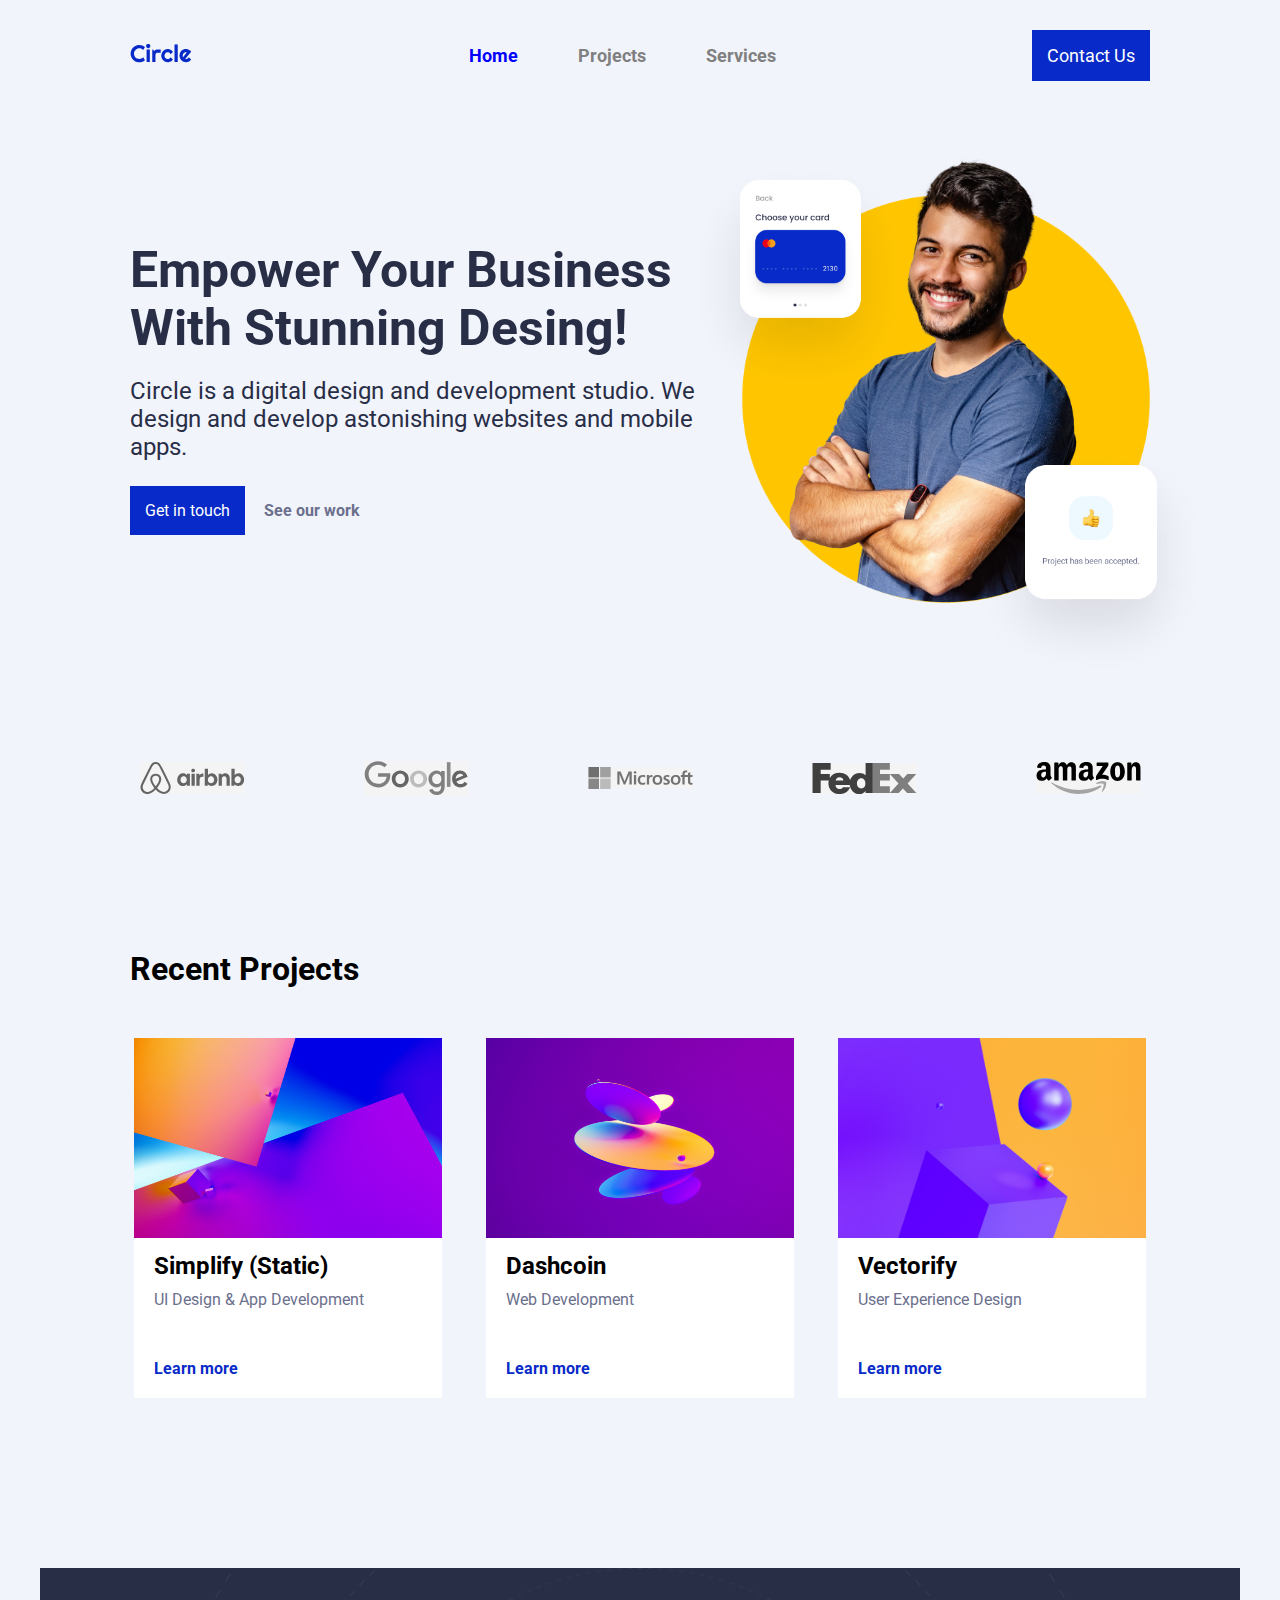
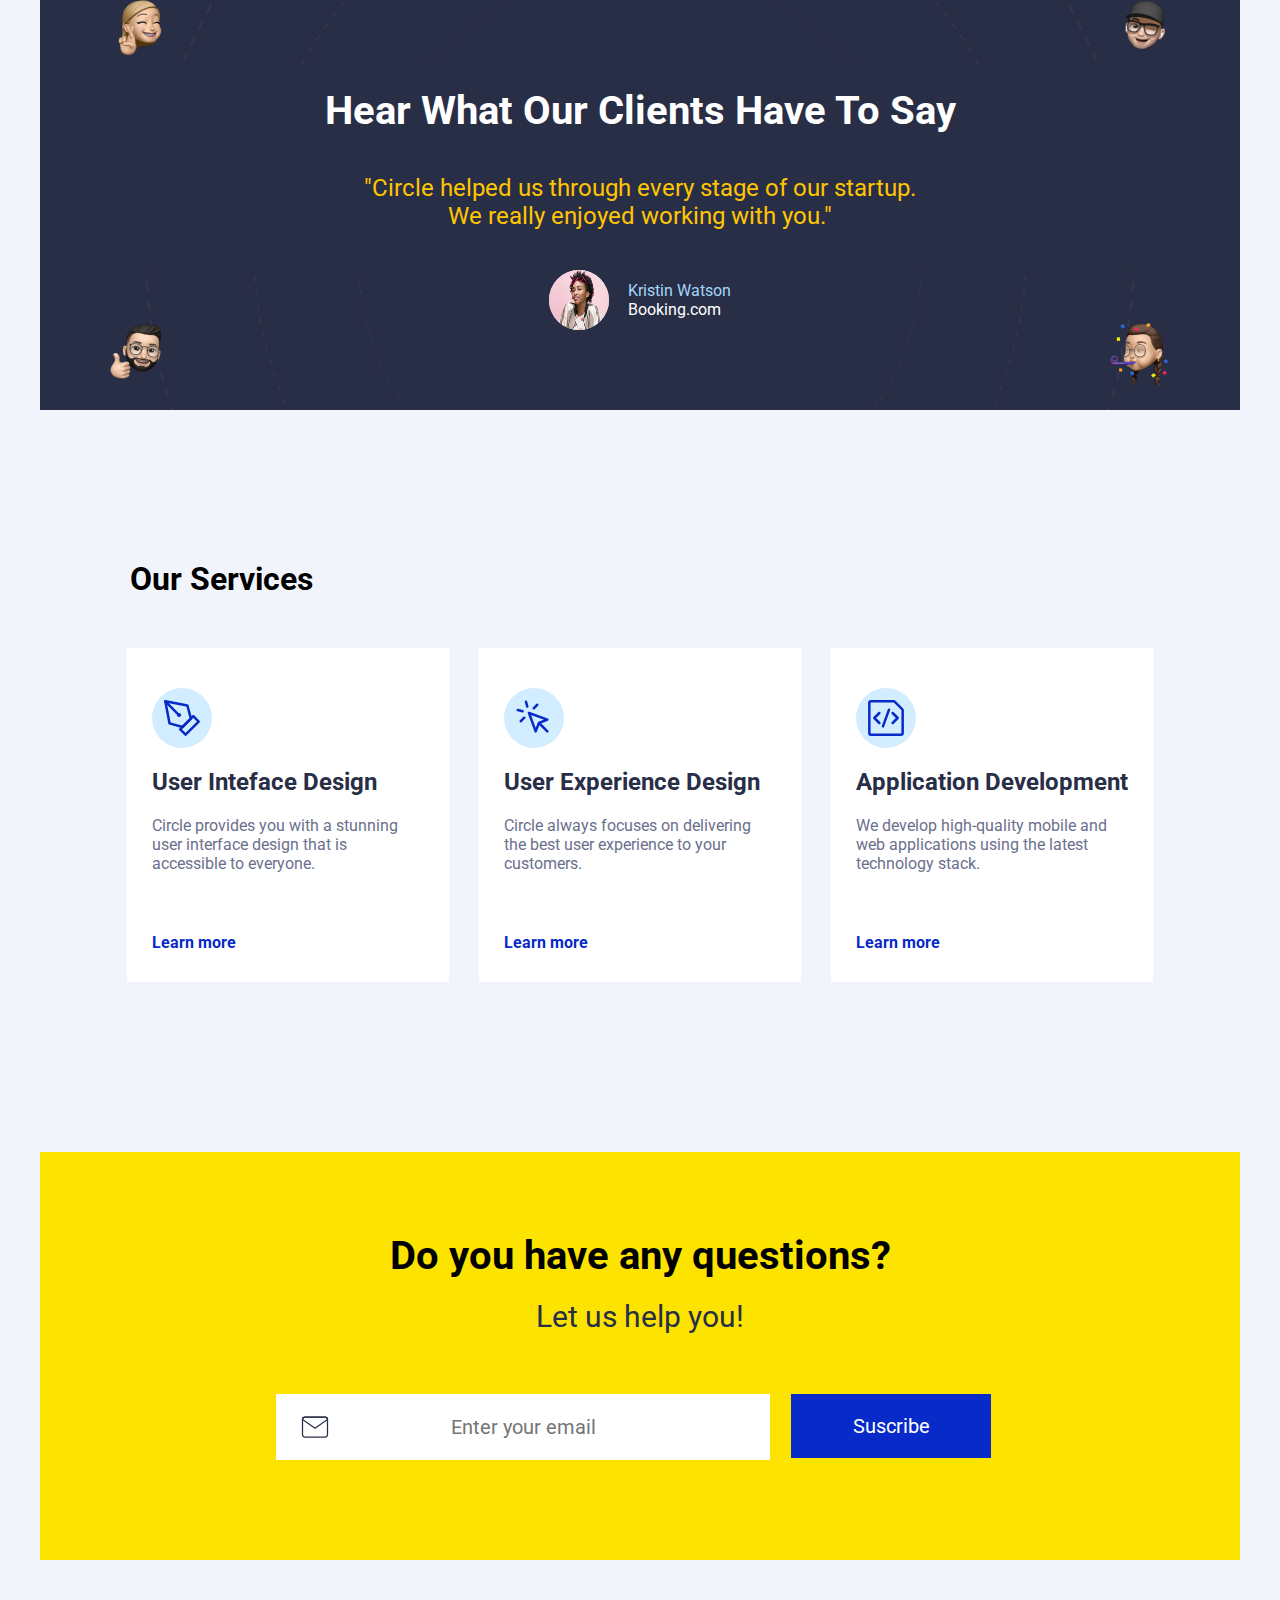
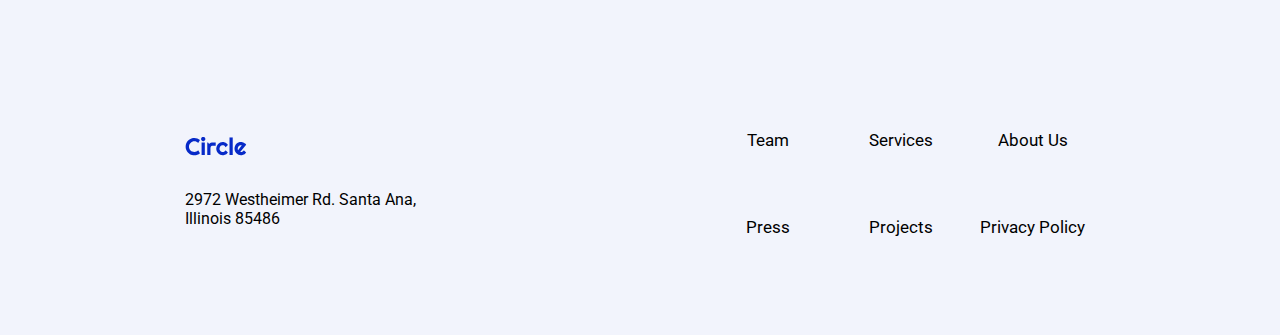
<file: index.html>
<!DOCTYPE html>
<html lang="en">
  <head>
    <meta charset="UTF-8" />
    <meta name="viewport" content="width=device-width, initial-scale=1.0" />
    <title>Circle Agency</title>
    <link rel="stylesheet" type="text/css" href="./css/global.css" />
    <link rel="stylesheet" type="text/css" href="./css/scroll.css" />
    <link rel="stylesheet" type="text/css" href="./css/index.css" />
    <link rel="stylesheet" type="text/css" href="./css/burger.css" />
    <link
      rel="stylesheet"
      type="text/css"
      href="https://cdnjs.cloudflare.com/ajax/libs/font-awesome/4.7.0/css/font-awesome.min.css"
    />
    <link rel="shortcut icon" type="image/x-icon" href="./assets/logos/favicon.ico">
  </head>

  <body>
    <header>
      <nav class="navbar">
        <a class='logo' href='/'>
          <img src="./assets/logos/circle.svg" alt="Circle Logo" />
        </a>
        <ul class="main-nav-desktop">
          <li>
            <a class='nav-links menu-selected blue' href='/'>Home</a>
          </li>
          <li>
            <a class='nav-links' href='/#projects'>Projects</a>
          </li>
          <li>
            <a class='nav-links' href='/#services'>Services</a>
          </li>
        </ul>
        <a class='btn capitalize' href='../pages/Contact.html' id='menuBtn'>Contact us</a
        >
        <div class="burger-menu">
          <div class="line"></div>
          <div class="line"></div>
          <div class="line"></div>
        </div>
      </nav>
      
      <ul class="main-nav">
        <li>
          <a class='nav-links menu-selected' href='/'>Home</a>
        </li>
        <li>
          <a class='nav-links' href='/#projects'>Projects</a>
        </li>
        <li>
          <a class='nav-links' href='/#services'>Services</a>
        </li>
      </ul>
    </header>

    <section class="hero">
      <div class="hero-content">
        <h1 class="capitalize">Empower your Business with stunning desing!</h1>
        <h3>
          Circle is a digital design and development studio. We design and
          develop astonishing websites and mobile apps.
        </h3>
        <div class="hero-content-buttons">
          <a class="btn" href="#newsletter">Get in touch</a>
          <a href="#projects">See our work</a>
        </div>
      </div>
      <div class="hero-images">
        <img
          class="img-hero"
          src="./assets/hero-section/hero-image.png"
          alt="Hero image"
        />
        <img
          class="img-card"
          src="./assets/hero-section/card-1.png"
          alt="Choose your credit card"
        />
        <img
          class="img-card img-card-botton"
          src="./assets/hero-section/card-2.png"
          alt="Project has been accepted card"
        />
      </div>
    </section>

    <section class="clients">
      <a href="https://www.airbnb.com" target="_blank">
        <img
          class="img-client"
          src="./assets/logos/airbnb-logo.svg"
          alt="airbnb logo"
        />
      </a>
      <a href="https://www.google.com" target="_blank">
        <img
          class="img-client"
          src="./assets/logos/google-logo.svg"
          alt="Google logo"
        />
      </a>
      <a href="https://www.microsoft.com" target="_blank">
        <img
          class="img-client"
          src="./assets/logos/microsoft-logo.svg"
          alt="Microsoft logo"
        />
      </a>
      <a href="https://www.fedex.com" target="_blank">
        <img
          class="img-client"
          src="./assets/logos/fedex-logo.svg"
          alt="FedEx logo"
        />
      </a>
      <a href="https://www.amazon.com" target="_blank">
        <img
          class="img-client"
          src="./assets/logos/amazon-logo.svg"
          alt="amazon logo"
        />
      </a>
    </section>

    <section id="projects" class="recent-projects" hidden>
      <h2 class="capitalize">Recent projects</h2>
      <div class="projects-container">
        <article class="project-card">
          <a class='project-wrapper' href='/pages/projects?id=1'>
            <img
              class="img-project"
              src="./assets/projects-section/1.jpg"
              alt="Project 1"
            />
            <div class="project-inner-card">
              <h4 class="project-title">Simplify (Static)</h4>
              <p class="project-description capitalize">
                UI design & App development
              </p>
              <a class='learn-more' href='/pages/projects?id=1'>Learn more</a
              >
            </div>
          </a>
        </article>
        <article class="project-card">
          <a class='project-wrapper' href='/pages/projects?id=2'>
            <img
              class="img-project"
              src="./assets/projects-section/2.jpg"
              alt="Project 2"
            />
            <div class="project-inner-card">
              <h4 class="project-title">Dashcoin</h4>
              <p class="project-description capitalize">Web development</p>
              <a class='learn-more' href='/pages/projects?id=2'>Learn more</a
              >
            </div>
          </a>
        </article>
        <article class="project-card">
          <a class='project-wrapper' href='/pages/projects?id=3'>
            <img
              class="img-project"
              src="./assets/projects-section/3.jpg"
              alt="Project 3"
            />
            <div class="project-inner-card">
              <h4 class="project-title">Vectorify</h4>
              <p class="project-description capitalize">
                User experience design
              </p>
              <a class='learn-more' href='/pages/projects?id=3'>Learn more</a
              >
            </div>
          </a>
        </article>
      </div>
    </section>

    <section class="testimonial">
      <div class="testimonial-memojis">
        <img
          class="testimonial-memoji1"
          src="./assets/testimonial-section/memoji-1.png"
          alt="Memoji 1"
        />
        <img
          class="testimonial-memoji2"
          src="./assets/testimonial-section/memoji-2.png"
          alt="Memoji 2"
        />
        <img
          class="testimonial-memoji3"
          src="./assets/testimonial-section/memoji-3.png"
          alt="Memoji 3"
        />
        <img
          class="testimonial-memoji4"
          src="./assets/testimonial-section/memoji-4.png"
          alt="Memoji 4"
        />
      </div>
      <div class="testimonial-text">
        <h3 class="capitalize">Hear what our clients have to say</h3>
        <p>
          "Circle helped us through every stage of our startup.
          <br />
          We really enjoyed working with you."
        </p>
      </div>
      <div class="testimonial-profile">
        <img
          class="testimonial-profile-img"
          src="./assets/testimonial-section/profile.png"
          alt="Kristin Watson profile image"
        />
        <div class="testimonial-profile-info">
          <p class="name">Kristin Watson</p>
          <p class="origin">Booking.com</p>
        </div>
      </div>
    </section>

    <section id="services" class="services">
      <h2 class="capitalize">Our services</h2>
      <div class="services-container">
        <article class="services-card">
          <div class="img-services">
            <img
              src="./assets/services-section/icons/1.svg"
              alt="User inteface design icon"
            />
          </div>
          <h4 class="capitalize">User inteface design</h4>
          <p>
            Circle provides you with a stunning user interface design that is
            accessible to everyone.
          </p>
          <a class="learn-more" href="#">Learn more</a>
        </article>
        <article class="services-card">
          <div class="img-services">
            <img
              src="./assets/services-section/icons/2.svg"
              alt="User experience design icon"
            />
          </div>
          <h4 class="capitalize">User experience design</h4>
          <p>
            Circle always focuses on delivering the best user experience to your
            customers.
          </p>
          <a class="learn-more" href="#">Learn more</a>
        </article>
        <article class="services-card">
          <div class="img-services">
            <img
              src="./assets/services-section/icons/3.svg"
              alt="Application development icon"
            />
          </div>
          <h4 class="capitalize">Application development</h4>
          <p>
            We develop high-quality mobile and web applications using the latest
            technology stack.
          </p>
          <a class="learn-more" href="#">Learn more</a>
        </article>
      </div>
    </section>

    <section class="newsletter" id="newsletter">
      <h2>Do you have any questions?</h2>
      <h3>Let us help you!</h3>
      <form action="">
        <input
          id="email"
          name="email"
          type="email"
          placeholder="Enter your email"
        />
        <a class='newsletter-suscribe' href='./pages/Contact.html'>
          <input type="button" value="Suscribe" />
        </a>
      </form>
    </section>

    <div className="scroll-to-top">
      <span
        class="fa fa-arrow-up btn-scroll btn-scroll-position btn-scroll-style"
      ></span>
    </div>

    <footer class="footer">
      <div class="address-info">
        <a class='address-info-logo' href='/'>
          <img src="./assets/logos/circle.svg" alt="Circle Logo" />
        </a>
        <p>
          2972 Westheimer Rd. Santa Ana,
          <br />
          Illinois 85486
        </p>
      </div>
      <ul class="sitemap">
        <li><a href="#">Team</a></li>
        <li><a href="#">Services</a></li>
        <li><a href="../pages/about.html">About Us</a></li>
        <li><a href="#">Press</a></li>
        <li><a href="#">Projects</a></li>
        <li><a href="../pages/Privacy-policy">Privacy Policy</a></li>
      </ul>
    </footer>

    <script src="./js/scroll.js"></script>
    <script src="./js/index.js"></script>
    <script src="./js/burger.js"></script>
  </body>
</html>
</file>
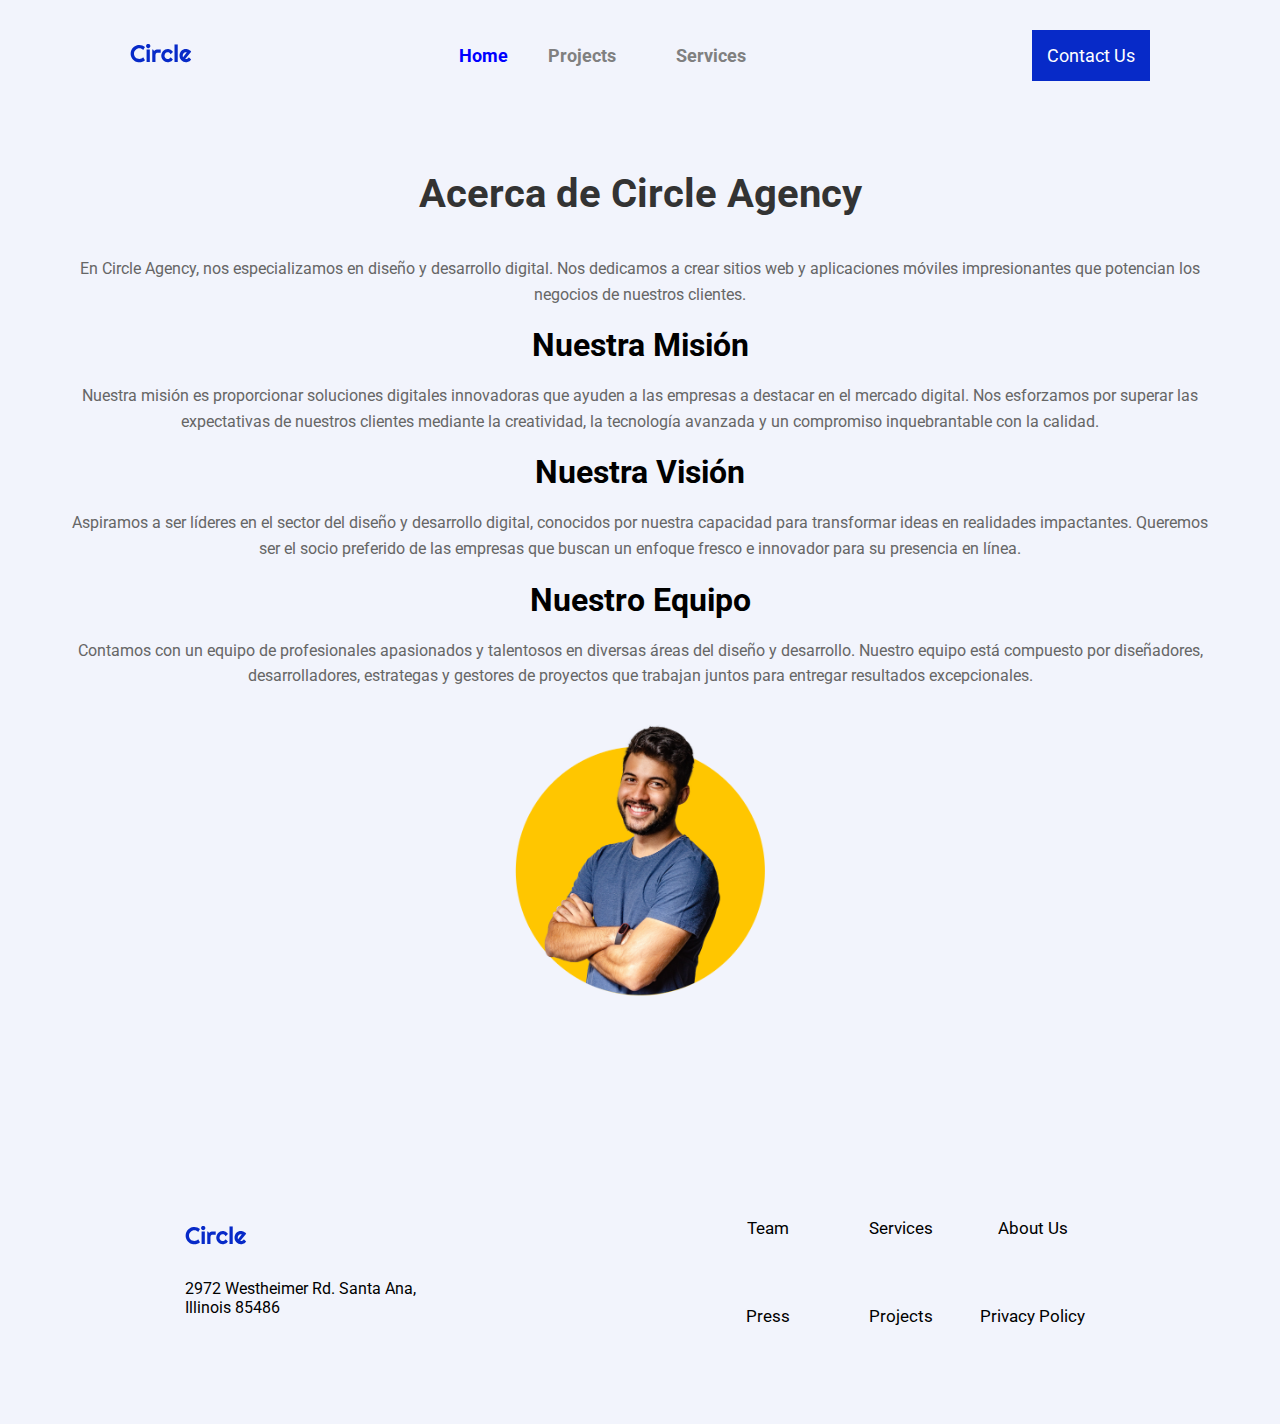
<file: pages/about.html>
<!DOCTYPE html>
<html lang="en">
<head>
  <meta charset="UTF-8">
  <meta name="viewport" content="width=device-width, initial-scale=1.0">
  <title>About Us - Circle Agency</title>
  <link rel="stylesheet" href="../css/global.css">
  <link rel="stylesheet" href="../css/about.css">
  <link rel="stylesheet" href="../css/index.css">
  <link rel="stylesheet" href="../css/burger.css">
  <link
    rel="stylesheet"
    href="https://cdnjs.cloudflare.com/ajax/libs/font-awesome/4.7.0/css/font-awesome.min.css"
  >
  <link rel="shortcut icon" type="image/x-icon" href="../assets/logos/favicon.ico">
</head>
<body>
  <header>
    <nav class="navbar">
      <a class="logo" href="/">
        <img src="../assets/logos/circle.svg" alt="Circle Logo">
      </a>
      <ul class="main-nav-desktop">
        <li>
          <a class="menu-selected blue" href="/">Home</a>
        </li>
        <li>
          <a class="nav-links" href="/index.html#projects">Projects</a>
        </li>
        <li>
          <a class="nav-links" href="/index.html#services">Services</a>
        </li>
      </ul>
      <a class="btn capitalize" href="../pages/Contact.html" id="menuBtn">Contact us</a>
      <div class="burger-menu">
        <div class="line"></div>
        <div class="line"></div>
        <div class="line"></div>
      </div>
    </nav>

    <ul class="main-nav">
      <li>
        <a class="nav-links menu-selected" href="/">Home</a>
      </li>
      <li>
        <a class="nav-links" href="/index.html#projects">Projects</a>
      </li>
      <li>
        <a class="nav-links" href="/index.html#services">Services</a>
      </li>
      <li>
        <a class="nav-links" href="../about.html">About Us</a>
      </li>
    </ul>
  </header>

  <section class="about">
    <div class="about-content">
        <h1>Acerca de Circle Agency</h1>
        <br>
        <p>
          En Circle Agency, nos especializamos en diseño y desarrollo digital. Nos dedicamos a crear sitios web y aplicaciones móviles impresionantes que potencian los negocios de nuestros clientes.
        </p>
        <br>
        <h2>Nuestra Misión</h2>
        <br>
        <p>
          Nuestra misión es proporcionar soluciones digitales innovadoras que ayuden a las empresas a destacar en el mercado digital. Nos esforzamos por superar las expectativas de nuestros clientes mediante la creatividad, la tecnología avanzada y un compromiso inquebrantable con la calidad.
        </p>
        <br>
        <h2>Nuestra Visión</h2>
        <br>
        <p>
          Aspiramos a ser líderes en el sector del diseño y desarrollo digital, conocidos por nuestra capacidad para transformar ideas en realidades impactantes. Queremos ser el socio preferido de las empresas que buscan un enfoque fresco e innovador para su presencia en línea.
        </p>
        <br>
        <h2>Nuestro Equipo</h2>
        <br>
        <p>
          Contamos con un equipo de profesionales apasionados y talentosos en diversas áreas del diseño y desarrollo. Nuestro equipo está compuesto por diseñadores, desarrolladores, estrategas y gestores de proyectos que trabajan juntos para entregar resultados excepcionales.
        </p>
      </div>
    <div class="about-images">
      <img src="../assets/hero-section/hero-image.png" alt="Our Office">
    </div>
  </section>

  <footer class="footer">
    <div class="address-info">
      <a class="address-info-logo" href="/">
        <img src="../assets/logos/circle.svg" alt="Circle Logo">
      </a>
      <p>
        2972 Westheimer Rd. Santa Ana,<br>
        Illinois 85486
      </p>
    </div>
    <ul class="sitemap">
      <li><a href="/index.html#projects">Team</a></li>
      <li><a href="/index.html#services">Services</a></li>
      <li><a href="../pages/about.html">About Us</a></li>
      <li><a href="/index.html#services">Press</a></li>
      <li><a href="/index.html#projects">Projects</a></li>
      <li><a href="../pages/Privacy-policy.html">Privacy Policy</a></li>
    </ul>
  </footer>

  <script src="../js/index.js"></script>
  <script src="../js/burger.js"></script>
</body>
</html>
</file>
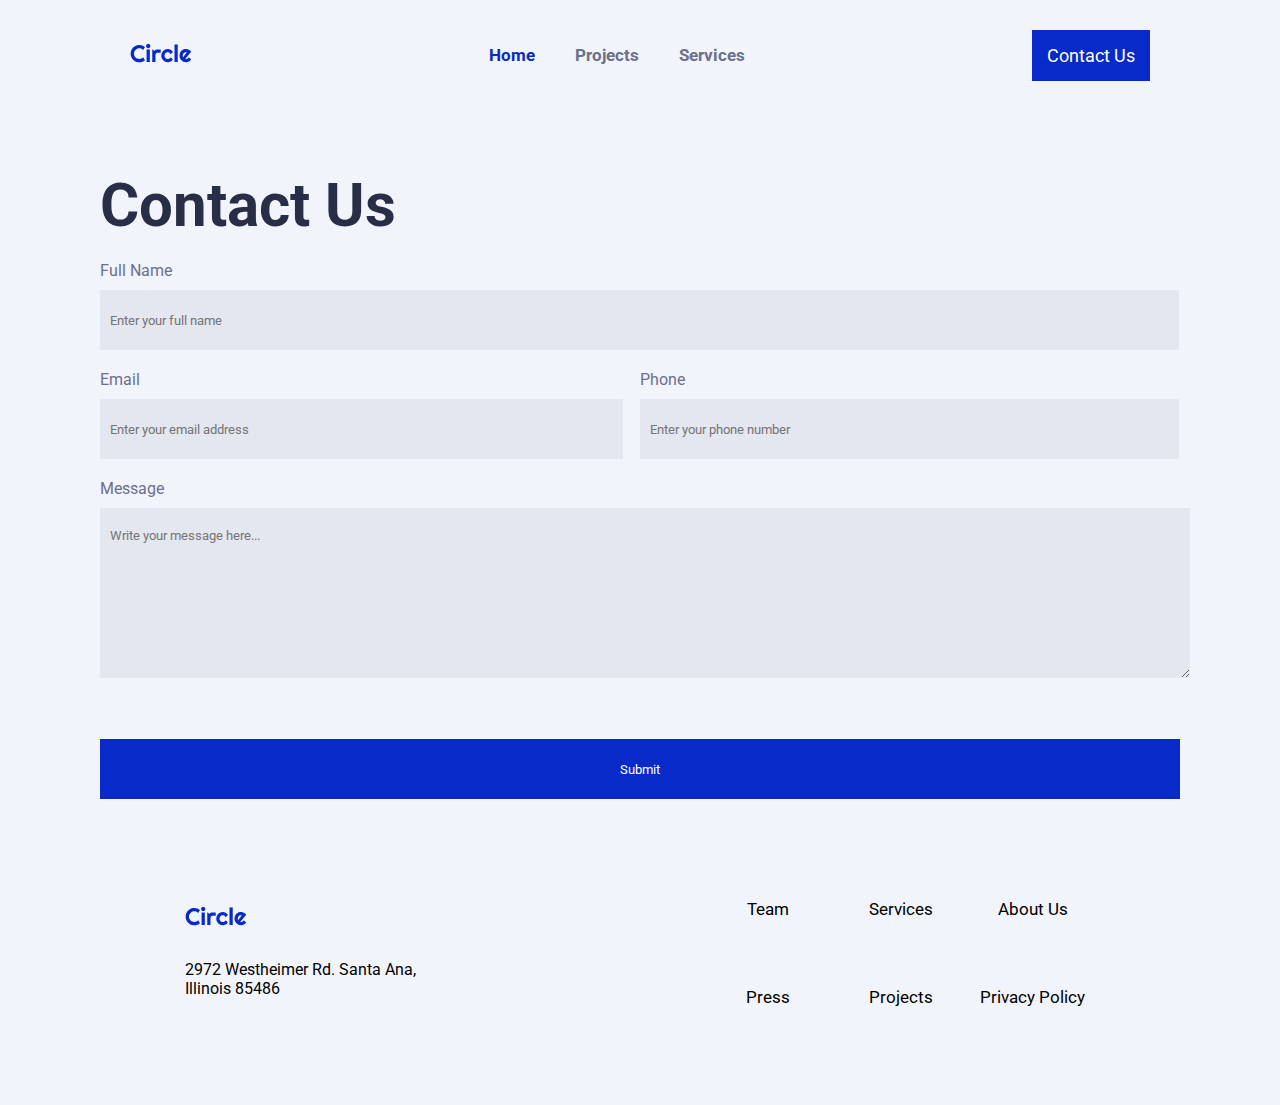
<file: pages/Contact.html>
<!DOCTYPE html>
<html lang="en">

<head>
    <meta charset="UTF-8">
    <meta name="viewport" content="width=device-width, initial-scale=1.0">
    <title>Circle Agency</title>
    <link rel="stylesheet" href="../css/global.css">
    <link rel="stylesheet" href="../css/contact.css">
    <link rel="stylesheet" type="text/css"
        href="https://cdnjs.cloudflare.com/ajax/libs/font-awesome/4.7.0/css/font-awesome.min.css">
        <link rel="shortcut icon" type="image/x-icon" href="../assets/logos/favicon.ico">
</head>

<body>
    <header>
        <nav class="navbar">
          <label class="navbar-toggle" id="js-navbar-toggle" for="chkToggle">
            <i class="fa fa-bars burger"></i>
          </label>
          <a class='logo' href='/'>
            <img src="../assets/logos/circle.svg" alt="Circle Logo" />
          </a>
          <input type="checkbox" id="chkToggle"></input>
          <ul class="main-nav">
            <li>
              <a class="nav-links menu-selected" href="/index.html">Home</a>
            </li>
            <li>
              <a class="nav-links" href="/index.html#projects">Projects</a>
            </li>
            <li>
              <a class="nav-links" href="/index.html#services">Services</a>
            </li>
          </ul>
          <a class="btn capitalize" id="menuBtn" href="./pages/contact.html">Contact us</a>
        </nav>
      </header>

    <form id="form-container" action="" method="get" class="formClass">
        <h1>Contact Us</h1>

        <div class="nameDiv">
            <label for="name">Full Name</label><br>
            <input type="text" placeholder="Enter your full name" name="name" id="name" onblur="validateName()"
                required>
            <p id="errorName" hidden class="errorForm">You must enter a name.</p>
        </div>
        <div class="emailAndPhone">
            <div>
                <label for="email">Email</label><br>
                <input type="email" name="email" id="email" placeholder="Enter your email address"
                    onblur="validateEmail()" required>
                <p id="errorEmail" hidden class="errorForm">Please, complete the field EMAIL</p>
            </div>
            <div>
                <label for="phone">Phone</label><br>
                <input type="tel" name="phone" id="phone" placeholder="Enter your phone number"
                    onblur="validatePhone()" required>
                <p id="errorPhone" hidden class="errorForm">You must enter your phone number</p>
            </div>
        </div>
        <div class="messageDiv">
            <label for="message">Message</label><br>
            <textarea name="message" id="message" cols="30" rows="10"
                placeholder="Write your message here..." onblur="validateMessage()" required></textarea>
                <p id="errorMessageUser" hidden class="errorForm">The message must be at least 5 characters</p>

        </div>
        <div class="buttonSubmit">
            <button type="button" onclick="sendForm()" id="submitForm">Submit</button>
            <p class="errorForm" id="errorSubmit" hidden>Please check the required fields</p>
        </div>
    </form>

    <footer class="footer">
        <div class="address-info">
            <a class='address-info-logo' href='/'>
                <img src="../assets/logos/circle.svg" alt="Circle Logo" />
            </a>
            <p>
                2972 Westheimer Rd. Santa Ana,
                <br>
                Illinois 85486
            </p>
        </div>
        <ul class="sitemap">
            <li><a href="/index.html#projects">Team</a></li>
            <li><a href="/index.html#services">Services</a></li>
            <li><a href="../pages/about.html">About Us</a></li>
            <li><a href="/index.html#services">Press</a></li>
            <li><a href="/index.html#projects">Projects</a></li>
            <li><a href="../pages/Privacy-policy.html">Privacy Policy</a></li>
          </ul>
    </footer>
    <script src="../js/contact.js"></script>
</body>

</html>
</file>
<file: css/global.css>
/* --- GLOBAL VARIABLES --- */

@import url("https://fonts.googleapis.com/css2?family=Roboto:wght@400;700&display=swap");

:root {
  --Primary: #072ac8;
  --PrimaryLight: #a2d6f9;
  --PrimaryLighter: #d1edff;
  --SecondaryLight: #fce300;
  --SecondaryDark: #ffc600;
  --NeutralLight: #f4f6fc;
  --NeutralMedium: #6b708d;
  --NeutralDark: #292e47;
  --Wrong: #b33a3a;
  --Right: #28a428;
  --White: #fff;
  --Black: #000;
  --Background: #f2f4fc;
}

html,
body {
  text-align: center;
  scroll-behavior: smooth;
  overflow-x: hidden;
}

* {
  margin: 0 auto;
  padding: 0;
  background: var(--Background);
  font-family: "Roboto", sans-serif;
  max-width: 1200px;
}

/* Base Style */

a {
  text-decoration: none;
  color: var(--NeutralMedium);
  font-weight: bold;
}

h1 {
  font-size: 40px;
  font-weight: 700;
  margin-bottom: 20px;
  color: var(--NeutralDark);
}

h2 {
  font-size: 32px;
}

h3 {
  font-size: 20px;
  color: var(--NeutralDark);
  font-weight: normal;
  margin-bottom: 40px;
}

h4 {
  font-size: 24px;
  color: var(--NeutralDark);
}

.capitalize {
  text-transform: capitalize;
}

/* Header */

header * {
  box-sizing: border-box;
  padding: 0;
  margin: 0;
}

.menu-selected {
  color: var(--Primary);
}

.navbar {
  margin: 30px auto;
  width: 85%;
  display: flex;
  font-size: 18px;
  margin-top: 20px;
  padding-bottom: 10px;
  flex-direction: row;
  align-items: center;
  flex-wrap: nowrap;
  justify-content: space-between;
}

.main-nav {
  display: none;
  list-style-type: none;
  color: var(--NeutralMedium);
  font-family: "Roboto";
  font-size: 17px;
  font-weight: 500;
  line-height: 22px;
}

.nav-links,
.logo {
  text-decoration: none;
}

.nav-links:hover {
  color: var(--Primary);
  text-decoration: underline;
}

.main-nav li {
  text-align: center;
  margin: 15px auto;
}

.navbar a.btn {
  background-color: var(--Primary);
  color: var(--White);
  padding: 15px;
  font-weight: normal;
}

.navbar-toggle {
  position: absolute;
  top: 10px;
  right: 20px;
  cursor: pointer;
  color: rgba(255, 255, 255, 0.8);
  font-size: 24px;
}

#chkToggle {
  display: none;
}

#menuBtn:hover {
  color: var(--SecondaryDark);
}

#chkToggle:checked + ul.main-nav,
#chkToggle:checked + a.btn {
  display: block;
}

/* Newsletter */
.newsletter {
  padding: 40px 20px;
  margin: 5%;
}

.newsletter h2 {
  margin-bottom: 20px;
}

.newsletter,
.newsletter h2,
.newsletter h3,
.newsletter form {
  background-color: var(--SecondaryLight);
}

.newsletter form {
  width: 70%;
}

.newsletter input {
  background-color: var(--White);
  border: none;
  padding: 20px;
  font-size: 18px;
  display: block;
  margin: 20px auto;
}

.newsletter input[type="email"] {
  background-image: url("../assets/newsletter/icon/mail.svg");
  background-repeat: no-repeat;
  background-position: 5%;
  border: 1px solid var(--White);
  text-align: center;
  width: 90%;
}

.newsletter input[type="email"]:hover {
  border: 1px solid var(--Black);
}

.newsletter input[type="button"] {
  background-color: var(--Primary);
  color: var(--White);
}

.newsletter input[type="button"]:hover {
  cursor: pointer;
  color: var(--SecondaryDark);
}


@media (min-width: 768px) {
  .newsletter {
    margin: 40px auto;
    padding: 80px;
    -top: 40px;
  }

  .newsletter form {
    display: grid;
    gap: 55px;
    grid-template-columns: 2fr 1fr;
  }

  .newsletter h2 {
    font-size: 40px;
  }

  .newsletter h3 {
    font-size: 30px;
  }

  .newsletter input {
    font-size: 20px;
  }

  .newsletter input[type="email"] {
    width: 100%;
  }

  .newsletter-suscribe {
    background-color: var(--SecondaryLight);
  }

  .newsletter-suscribe,
  .newsletter input[type="button"] {
    width: 160px;
  }
}



.footer {
  margin-bottom: 50px;
}

.footer p,
.footer a {
  color: var(--neutralMedium);
  font-weight: normal;
}

.address-info p {
  margin: 20px 0;
}

.sitemap {
  display: grid;
  grid-template-columns: repeat(3, 1fr);
  font-size: 17px;
  list-style: none;
}

.sitemap li {
  margin: 20px 0;
}

.sitemap a:hover {
  color: var(--Primary);
  text-decoration: underline;
}

.address-info-logo {
  text-align: left;
}

/* Responsive */

@media (min-width: 992px) {
  .newsletter form {
    gap: 50px;
  }

  .newsletter-suscribe,
  .newsletter input[type="button"] {
    width: 200px;
  }
}

@media screen and (min-width: 768px) {
  .navbar {
    display: flex;
    justify-content: space-between;
    padding-bottom: 0;
    height: 70px;
    align-items: center;
  }

  #chkToggle:checked + ul.main-nav,
  #chkToggle:checked + a.btn {
    display: flex;
  }

  .main-nav {
    display: flex;
    margin-right: 30px;
    flex-direction: row;
    justify-content: flex-end;
  }

  .main-nav li {
    margin: 0;
  }

  .nav-links {
    margin-left: 40px;
  }

  .navbar-toggle {
    display: none;
  }

  .nav-links:hover {
    color: var(--Primary);
  }

  #menuBtn {
    margin-top: 0;
  }

  .footer {
    display: flex;
    align-items: center;
    justify-content: space-between;
    height: 100%;
  }

  .footer .logo {
    margin-bottom: 20px;
  }

  .footer p {
    text-align: left;
  }

  .address-info p {
    margin: 30px 0;
  }

  .address-info {
    text-align: left;
  }

  .sitemap {
    display: flex;
    flex-wrap: wrap;
    justify-content: space-between;
  }

  .sitemap li {
    flex: 0 32%;
    height: 60px;
    margin-bottom: 2%;
  }
}
</file>
<file: css/scroll.css>
.scroll-to-top {
  position: relative;
}

.btn-scroll-position {
  position: fixed;
  bottom: 40px;
  right: 25px;
  z-index: 20;
}

.btn-scroll-style {
  background-color: var(--NeutralMedium);
  border: 2px solid var(--White);
  border-radius: 50%;
  height: 50px;
  width: 50px;
  color: var(--White);
  cursor: pointer;
  animation: movebtn 3s ease-in-out infinite;
  box-shadow: 0 2px 5px rgba(000, 000, 000, .3);
  transition: all 0.5s ease-in-out;
  font-size: 30px !important;
  line-height: 45px !important;
  display: flex;
  justify-content: center;
  align-items: center;
  visibility: hidden;
}

.icon-style:hover {
  animation: none;
  background: var(--White);
  color: var(--NeutralMedium);
  border: 2px solid var(--NeutralMedium);
}

@keyframes movebtn {
  0% {
    transform: translateY(0px);
  }
  25% {
    transform: translateY(20px);
  }
  50% {
    transform: translateY(0px);
  }
  75% {
    transform: translateY(-20px);
  }
  100% {
    transform: translateY(0px);
  }
}

@media (min-width: 992px) {
  .btn-scroll-style {
      height: 55px;
      width: 55px;
      line-height: 50px !important;
  }
}
</file>
<file: css/index.css>
section {
    margin-bottom: 150px !important;
  }
  
  .hero-content {
    text-align: left;
    margin-bottom: 50px;
  }
  
  .hero-content div.hero-content-buttons {
    margin: 0;
  }
  
  .hero {
    margin: 60px auto;
    max-width: 85%;
  }
  
  .hero-content-buttons a:hover {
    color: var(--Primary);
    text-decoration: underline;
  }
  
  .hero-content a.btn:hover {
    color: var(--SecondaryDark);
    text-decoration: none;
  }
  
  .btn {
    background-color: var(--Primary);
    color: var(--White);
    display: inline;
    margin-top: 30px;
  }
  
  .btn a {
    background-color: var(--Primary);
    color: var(--White);
    padding: 15px;
    font-weight: normal;
  }
  
  .hero div.hero-content-buttons a {
    padding: 15px;
  }
  
  .hero div.hero-content-buttons a.btn {
    font-weight: normal;
  }
  
  .hero-images {
    position: relative;
  }
  
  .img-hero {
    width: 600px;
    max-width: 100%;
  }
  
  .img-card {
    max-width: 250px;
    position: absolute;
    top: 0%;
    left: -15%;
    background-color: rgba(0, 0, 0, 0);
    display: none;
  }
  
  .img-card-botton {
    top: auto;
    left: auto;
    right: -15%;
    bottom: -15%;
  }
  
  /* Clients */
  
  .clients {
    display: flex;
    justify-content: space-between;
    align-items: center;
    gap: 40px;
  }
  
  .img-client {
    width: 105px;
    margin: 0 auto;
    filter: grayscale(1);
    transition: all 0.4s ease-in-out;
  }
  
  .img-client:hover {
    filter: grayscale(0);
    width: 150px;
    transition: all 0.4s ease-in-out;
  }
  
  /* Projects */
  
  .recent-projects {
    margin-top: 50px;
  }
  
  .recent-projects h2 {
    margin: 30px;
    text-align: left;
  }
  
  .project-card,
  .project-card h4,
  .project-card p,
  .project-card a {
    background-color: var(--White);
    text-align: left;
    color: var(--Black);
  }
  
  .project-card {
    margin: 20px auto;
    padding-bottom: 10px;
    width: 80%;
  }
  
  .project-card:hover,
  .services-card:hover {
    box-shadow: 10px 5px 5px var(--NeutralMedium);
  }
  
  .project-text {
    background-color: var(--White);
  }
  
  .project-card h4,
  .project-card p,
  .project-card a {
    margin: 10px 0;
  }
  
  .project-card h4,
  .project-card p,
  .project-card .learn-more {
    padding-left: 10px;
  }
  
  .project-card p {
    color: var(--NeutralMedium);
    font-weight: normal;
    margin-bottom: 50px;
  }
  
  .project-card a {
    color: var(--Primary);
  }
  
  .project-card img {
    display: inline;
    width: 100%;
    height: 200px;
  }
  
  .learn-more {
    margin-top: 50px;
    color: var(--Primary);
  }
  
  .learn-more:hover {
    cursor: pointer;
    text-decoration: underline;
  }
  
  .project-inner-card {
    background-color: var(--White);
    margin: 10px;
  }
  
  /* Testimonial */
  
  .testimonial {
    background-color: var(--NeutralDark);
    background-image: url("../assets/testimonial-section/orbit.png");
    background-size: cover;
    background-repeat: no-repeat;
    position: relative;
    padding: 80px 0;
    margin: 5%;
    text-align: center;
  }
  
  .testimonial-memojis {
    background-color: rgba(0, 0, 0, 0);
    display: none;
  }
  
  .testimonial-memojis img {
    max-width: 75px;
    background-color: rgba(0, 0, 0, 0);
    position: absolute;
  }
  
  .testimonial-memoji1 {
    top: 5%;
    left: 5%;
    right: auto;
    bottom: auto;
  }
  
  .testimonial-memoji2 {
    top: 5%;
    left: auto;
    right: 5%;
    bottom: auto;
  }
  
  .testimonial-memoji3 {
    top: auto;
    left: 5%;
    right: auto;
    bottom: 5%;
  }
  
  .testimonial-memoji4 {
    top: auto;
    left: auto;
    right: 5%;
    bottom: 5%;
  }
  
  .testimonial-text {
    background-color: var(--NeutralDark);
    padding: 20px;
  }
  
  .testimonial-text h3 {
    color: var(--White);
    background-color: var(--NeutralDark);
    font-weight: bold;
    font-size: 30px;
  }
  
  .testimonial-text p {
    background-color: var(--NeutralDark);
    color: var(--SecondaryDark);
    font-size: 16px;
  }
  
  .testimonial-profile {
    background-color: var(--NeutralDark);
    display: flex;
    align-items: center;
    max-width: 200px;
  }
  
  .testimonial-profile-info,
  .testimonial-profile-info p.name,
  .testimonial-profile-info p.origin {
    background-color: var(--NeutralDark);
    text-align: left;
  }
  
  .testimonial-profile-info p.name {
    color: var(--PrimaryLight);
  }
  
  .testimonial-profile-info p.origin {
    color: var(--White);
  }
  
  .testimonial-profile-img {
    width: 60px;
    height: 60px;
    border-radius: 50%;
  }
  
  /* Services */
  
  .services h2 {
    margin: 30px;
    text-align: left;
  }
  
  .services-card,
  .services-card h4,
  .services-card p,
  .services-card a {
    background-color: var(--White);
    text-align: left;
    padding: 10px;
  }
  
  .services-card p {
    color: var(--NeutralMedium);
    margin-bottom: 50px;
  }
  
  .services-card {
    margin: 20px auto;
    padding: 30px 15px;
    width: 80%;
  }
  
  .img-services {
    background-color: var(--PrimaryLighter);
    border-radius: 50%;
    padding: 10px;
    margin: 10px;
    width: 40px;
    height: 40px;
  }
  
  .img-services img {
    background-color: var(--PrimaryLighter);
  }
  
  
  .clients {
      display: flex;
      justify-content: center;
      align-items: center;
      gap: 40px;
      flex-wrap: wrap;
      align-content: center;
    }
  
    .clients a {
      width: 150px;
    }
  
  /* Desktop */
  
  @media (min-width: 768px) and (max-width: 1500px) {
    .img-hero {
      width: 900px;
    }
  
    .img-card {
      max-width: 240px;
    }
  }
  
  @media (min-width: 768px) and (max-width: 992px) {
    .img-hero {
      width: 800px;
    }
  
    .img-card {
      max-width: 200px;
    }
  }
  
  /* Tablet */
  
  @media (min-width: 768px) {
    .clients {
      display: block;
    }
  
    .clients a {
      width: auto;
    }
  
    .hero {
      display: flex;
    }
  
    .hero-content {
      display: flex;
      flex-flow: column wrap;
      justify-content: center;
      margin-bottom: 20px;
      margin: 0 auto;
    }
  
    .img-card {
      display: inline-block;
    }
  
    .project-wrapper {
      background-color: var(--NeutralLight);
    }
  
    .clients,
    .services,
    .recent-projects {
      width: 90%;
      margin: 0 auto;
    }
  
    .clients {
      display: grid;
      grid-template-columns: repeat(3, 1fr);
      margin-top: 150px;
      margin-bottom: 200px;
    }
  
    .project-card {
      width: 40%;
    }
  
    .projects-container {
      display: flex;
      flex-flow: row wrap;
    }
  
    .testimonial {
      margin: 30px auto;
    }
  
    .testimonial-text h3 {
      font-size: 32px;
    }
  
    .testimonial-text p {
      font-size: 20px;
      margin-bottom: 20px;
    }
  
    .testimonial-memojis {
      display: inline-block;
    }
  }
  
  /* Desktop */
  
  @media (min-width: 992px) {
    h1 {
      font-size: 50px;
    }
  
    .hero h3 {
      font-size: 24px;
    }
  
    .clients {
      display: flex;
      justify-content: space-between;
      align-items: center;
    }
  
    .img-hero {
      width: 800px;
      max-width: auto;
    }
  
    .services-container {
      display: flex;
      justify-content: space-between;
      gap: 30px;
      align-items: center;
      margin: 0 auto;
      width: 95%;
    }
  
    .projects-container {
      display: flex;
      justify-content: space-between;
      gap: 30px;
      align-items: center;
      margin: 0 auto;
      width: 95%;
    }
  
    .project-card {
      width: 30%;
    }
  
    .testimonial-text h3 {
      font-size: 40px;
    }
  
    .testimonial-text p {
      font-size: 24px;
    }
  
    .services-container {
      max-width: 1200px;
    }
  }
</file>
<file: css/burger.css>
.burger-menu {
    width: 30px;
    cursor: pointer;
    z-index: 200;
  }
  
  .burger-menu:hover {
    cursor: pointer;
    z-index: 200;
  }
  
  .line {
    width: 25px;
    height: 3px;
    background-color: #1d1d1d;
    margin: 3px;
  }
  
  .main-nav {
    position: absolute;
    top: -1500px;
    right: 0;
    width: 200px;
    height: 110vh;
    gap: 20px;
    display: flex;
    list-style: none;
    margin: 0;
    padding: 0;
    flex-direction: column;
    align-items: center;
    background: linear-gradient(
      to bottom,
      rgba(4, 1, 173, 0.322) 0%,
      rgba(4, 0, 255, 0) 100%
    );
    justify-content: flex-start;
    z-index: 100;
    transition: all 0.3s ease-out;
  }
  
  .main-nav-desktop {
    display: none;
  }
  
  .nav-active {
    right: 0;
    top: 0;
    transition: all 0.3s ease-out;
  }
  
  .main-nav li,
  .main-nav li a {
    margin-left: 10px;
    text-align: start;
    margin-top: 15px;
    width: 100px;
    padding: 5px;
    background-color: rgb(21, 0, 214);
  }

  .main-nav li a:hover{
    color: rgb(231, 197, 0);
  }
  
  .main-nav li:first-child {
    margin-top: 20vh;
  }
  
  .nav-links {
    text-decoration: none;
    color: #fff;
    margin-right: 20px;
  }
  
  .menu-selected {
    font-weight: bold;
  }
  
  .white {
    background-color: rgba(255, 255, 255, 0.904);
  }
  
  .grey-background {
    background-color: rgb(4, 0, 247);
  }
  
  .no-scroll {
    overflow: hidden;
  }
  
  @media screen and (min-width: 769px) {
    .burger-menu {
      display: none;
    }
  
    .main-nav {
      display: none;
    }
  
    .main-nav-desktop {
      display: flex;
    }
  
    li {
      list-style-type: none;
    }
  
    .main-nav-desktop li a {
      color: grey;
    }
  
    .main-nav-desktop li .blue {
      color: blue;
    }
  }
</file>
<file: css/about.css>
.about {
    padding: 50px 20px;
    text-align: center;
  }
  
  .about h1 {
    font-size: 2.5rem;
    margin-bottom: 20px;
    color: #333;
  }
  
  .about p {
    line-height: 1.6;
    color: #666;
  }
  
  .about-images {
    display: flex;
    justify-content: center;
    margin-top: 30px;
  }
  
  .about-images img {
    max-width: 250px;
    height: auto;
    margin: 0 10px;
    border-radius: 10px;
  }
</file>
<file: css/contact.css>
label {
    color: var(--NeutralMedium);
}

input {
    background: rgba(107, 112, 141, 0.1);
}

.formClass {
    margin: 80px 170px;
    text-align: left;
}

#email {
    margin-right: 10px;
    width: 95%;
    border: none;
    background-color: rgba(107, 112, 141, 0.1);
    height: 60px;
    margin-block-start: 10px;
    padding-left: 10px;
}

#phone {
    width: 98%;
    border: none;
    background-color: rgba(107, 112, 141, 0.1);
    height: 60px;
    margin-block-start: 10px;
    padding-left: 10px;
}

.emailAndPhone {
    display: flex;
    width: 100%;
}

.emailAndPhone>div {
    width: 100%;
    margin-block-end: 20px;
}

.nameDiv {
    width: 100%;
    margin-block-end: 20px;
}

#name {
    width: 99%;
    border: none;
    background-color: rgba(107, 112, 141, 0.1);
    height: 60px;
    margin-block-start: 10px;
    padding-left: 10px;
}

.messageDiv {
    width: 100%;
    height: 200px;
}

#message {
    padding-top: 20px;
    width: 99%;
    border: none;
    background-color: rgba(107, 112, 141, 0.1);
    margin-block-start: 10px;
    padding-left: 10px;
}

.buttonSubmit {
    margin-top: 60px;
}

#submitForm {
    width: 100%;
    height: 60px;
    border: none;
    background-color: var(--Primary);
    color: var(--White);
    font-weight: normal;
}

#submitForm:hover {
    cursor: pointer;
    color: var(--SecondaryDark);
    text-decoration: none;
}


/*Validations*/
.errorForm {
    color: red;
    font-size: 14px;
    font-weight: bold;
}

#errorSubmit {
    justify-items: center;
    font-size: 30px;
    border-radius: 10px;
    height: 40px;
    text-align: center;
    margin-top: 15px;
}

@media (max-width: 575.9px) {
    h1 {
        font-size: 35px;
    }

    .emailAndPhone {
        display: block;
    }

    #email {
        width: 100%;
    }

    #phone {
        width: 100%;
    }

    .formClass {
        margin-left: 60px;
        margin-right: 60px;
    }

    #errorSubmit {
        font-size: 20px;
        height: 25px;
    }

    .errorForm {
        margin-top: 10px;
    }
}

@media (min-width: 576px) {
    h1 {
        font-size: 35px;
    }

    .formClass {
        margin-left: 60px;
        margin-right: 60px;
    }

    .errorForm {
        margin-top: 10px;
    }

    #errorSubmit {
        font-size: 25px;
        height: 60px;
    }

    .emailAndPhone {
        display: block;
    }

    #email {
        width: 100%;
    }

    #phone {
        width: 100%;
    }

    #message {
        width: 100%;
    }

    .buttonSubmit {
        width: 100%;
    }
}

@media (min-width: 768px) {
    .emailAndPhone {
        display: flex;
    }

    #email {
        width: 94%;
    }

    h1 {
        font-size: 60px;
    }
}

@media (min-width: 992px) {
    #email {
        width: 95%;
    }

    #phone {
        width: 98%;
    }

    h1 {
        font-size: 60px;
    }
}
</file>
